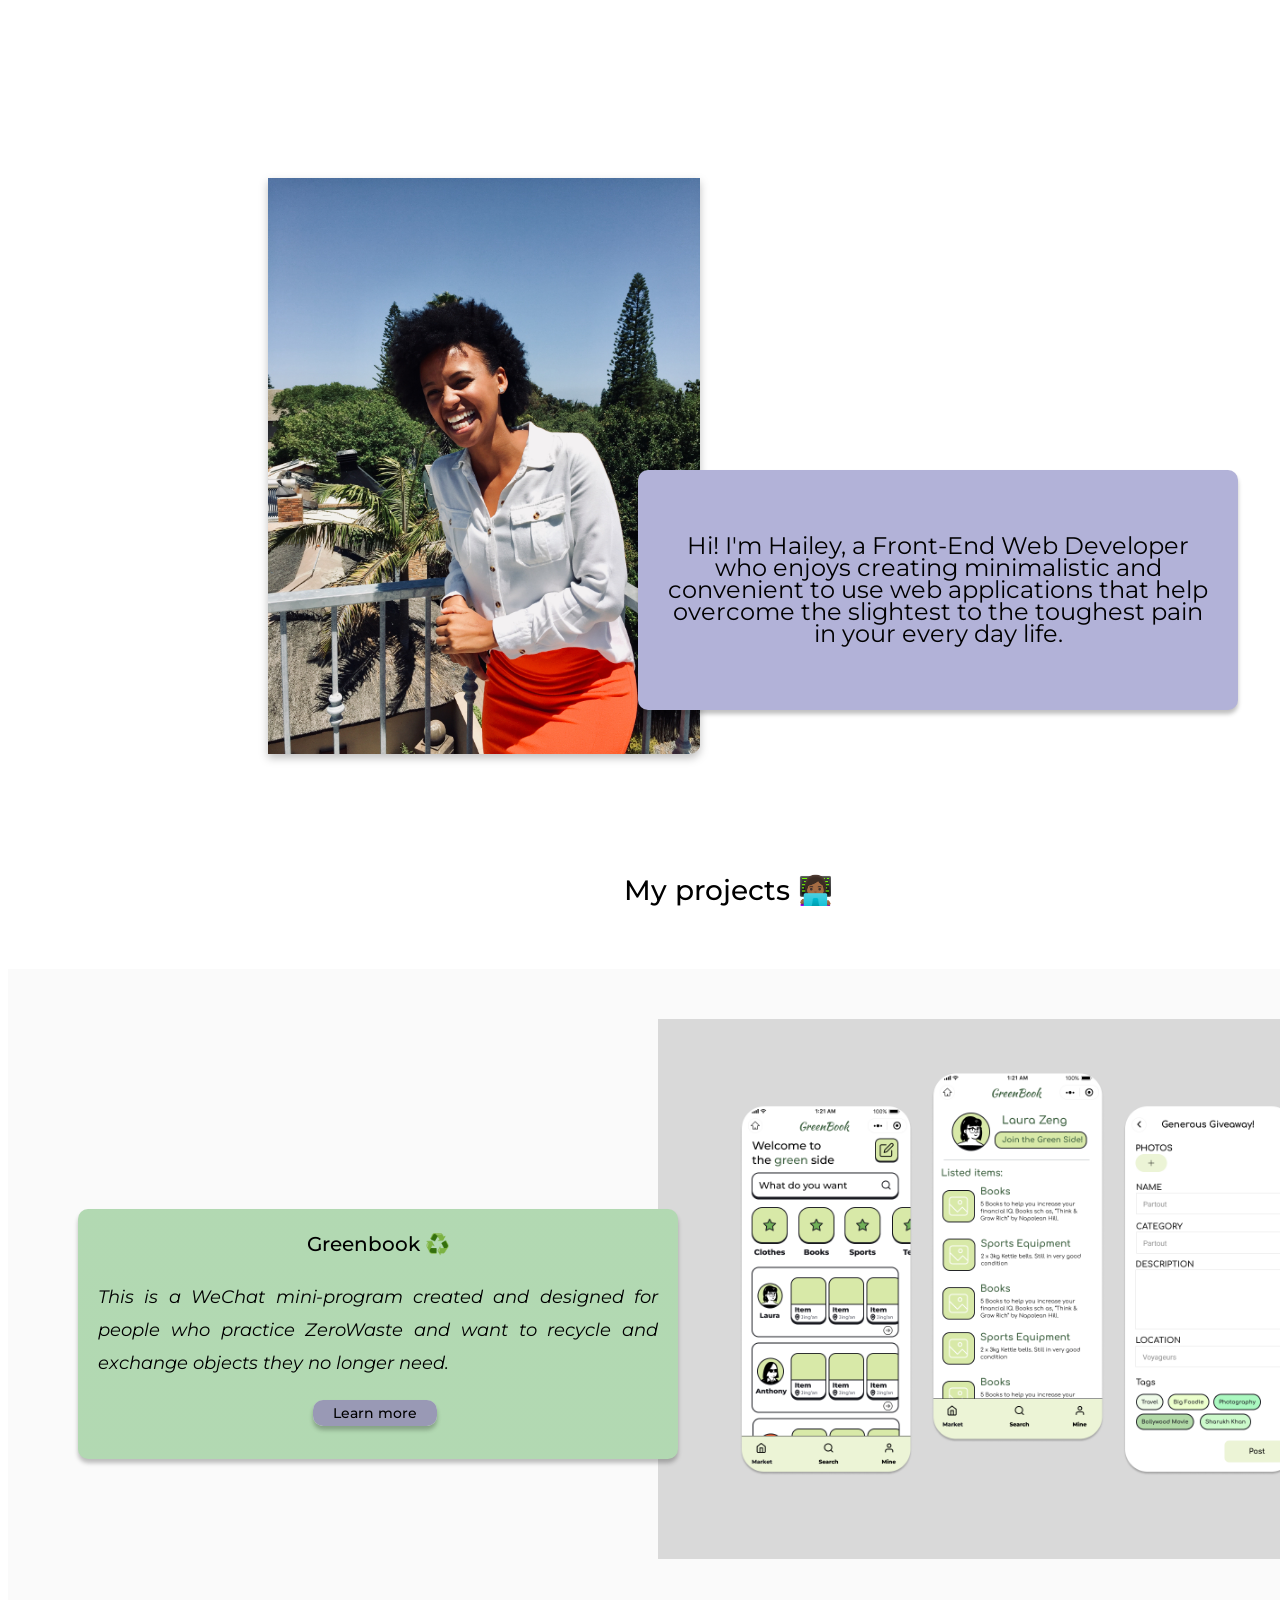
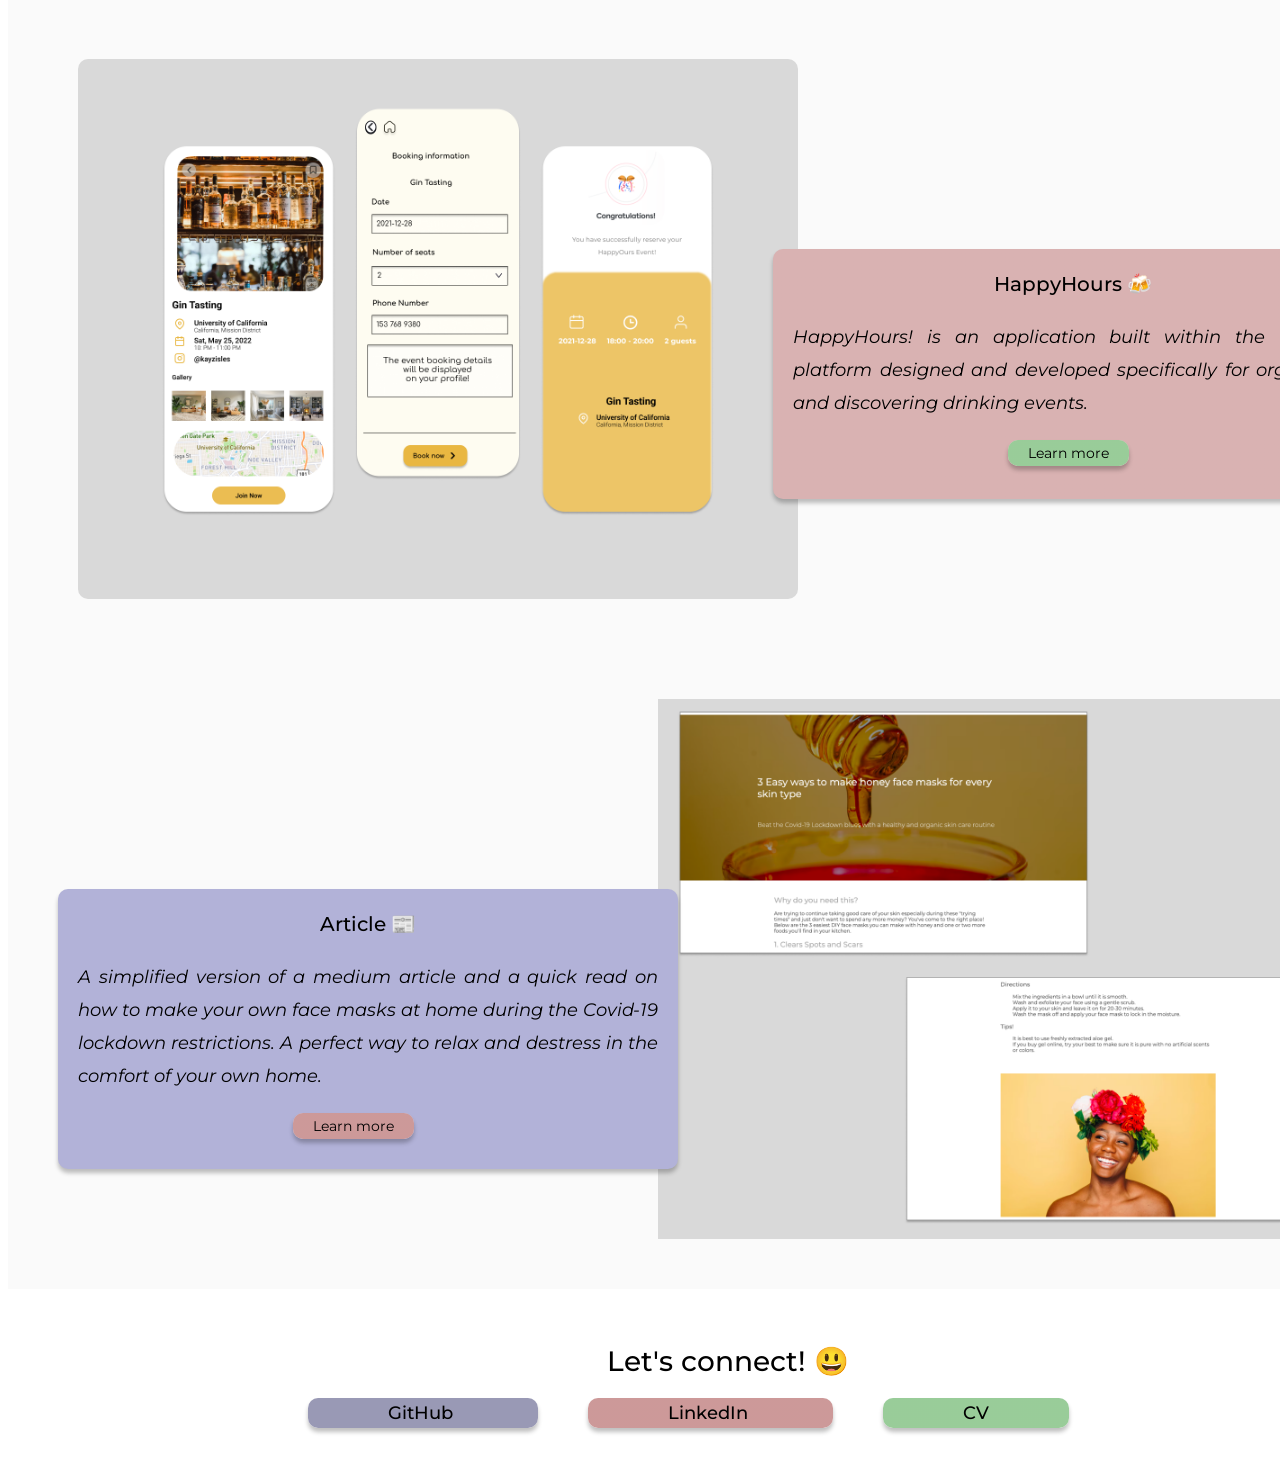
<file: index.html>
<html>

<head>
  <title> 👩🏾‍💻 Hailey Reent  </title>
  <meta charset="utf-8">
  <link rel="stylesheet" href="images/style.css">
  <meta name="viewport" content="width=device-width, initial-scale=1.0">
</head>


<body>
  <div class="banner"
    style="background-image:
url(https://images.unsplash.com/photo-1477554193778-9562c28588c0?ixlib=rb-1.2.1&ixid=MnwxMjA3fDB8MHxwaG90by1wYWdlfHx8fGVufDB8fHx8&auto=format&fit=crop&w=1170&q=80);">

    <div class="profile">
      <img src="images/profile.jpeg" alt="profile picture">
    </div>

    <div class="introduction">
      <h1>
        Hi! I'm Hailey, a Front-End Web Developer who enjoys creating minimalistic and convenient
        to use web applications that help overcome the slightest to the toughest pain in your
        every day life.
      </h1>
    </div>
  </div>

  <div class="info">
    <h2> My projects 👩🏾‍💻 </h2>
  </div>

  <div class="project">
    <div class="web-app-scr-gr">
      <img src="images/Greenbook.png" alt="greenbook wechat mini-program">
    </div>

    <div class="description-gr">
      <h2>  Greenbook ♻️ </h2>
      <p>
        This is a WeChat mini-program created and designed for people who practice ZeroWaste and want to
        recycle and exchange objects they no longer need.
      </p>
      <a href="https://github.com/xxlaura/GreenBook_FrontEnd" target="_blank">
        Learn more
      </a>
    </div>
  </div>

  <div class="project">
    <div class="web-app-scr-hrs">
      <img src="images/happyhours.png" alt="happyhours wechat mini-program">
    </div>

    <div class="description-hrs">
      <h2>  HappyHours 🍻 </h2>
      <p>
        HappyHours! is an application built within the WeChat platform designed and developed specifically
        for organizing and discovering drinking events.
      </p>
      <a href="https://github.com/Huiting-coding/HappyOurs_Frontend" target="_blank">
        Learn more
      </a>
    </div>
  </div>

  <div class="project">
    <div class="web-app-scr-art">
      <img src="images/article.png" alt="simplistic medium article">
    </div>

    <div class="description-art">
      <h2>  Article 📰 </h2>
      <p>
        A simplified version of a medium article and a quick read on how to make your own face masks at home during
        the Covid-19 lockdown restrictions. A perfect way to relax and destress in the comfort of your own home.
      </p>
      <a href="https://hailey-04.github.io/medium-article/" target="_blank">
        Learn more
      </a>
    </div>
  </div>

  <div class="info">
    <div>
      <h2> Let's connect! 😃 </h2>
      <a href="https://github.com/Hailey-04" target="_blank" class="purple"> GitHub </a>
      <a href="https://www.linkedin.com/in/haileyreent/" target="_blank" class="pink"> LinkedIn </a>
      <a href="docs/HaileyCV.pdf" target="_blank" class="green"> CV </a>
    </div>
  </div>

</body>

</html>
</file>
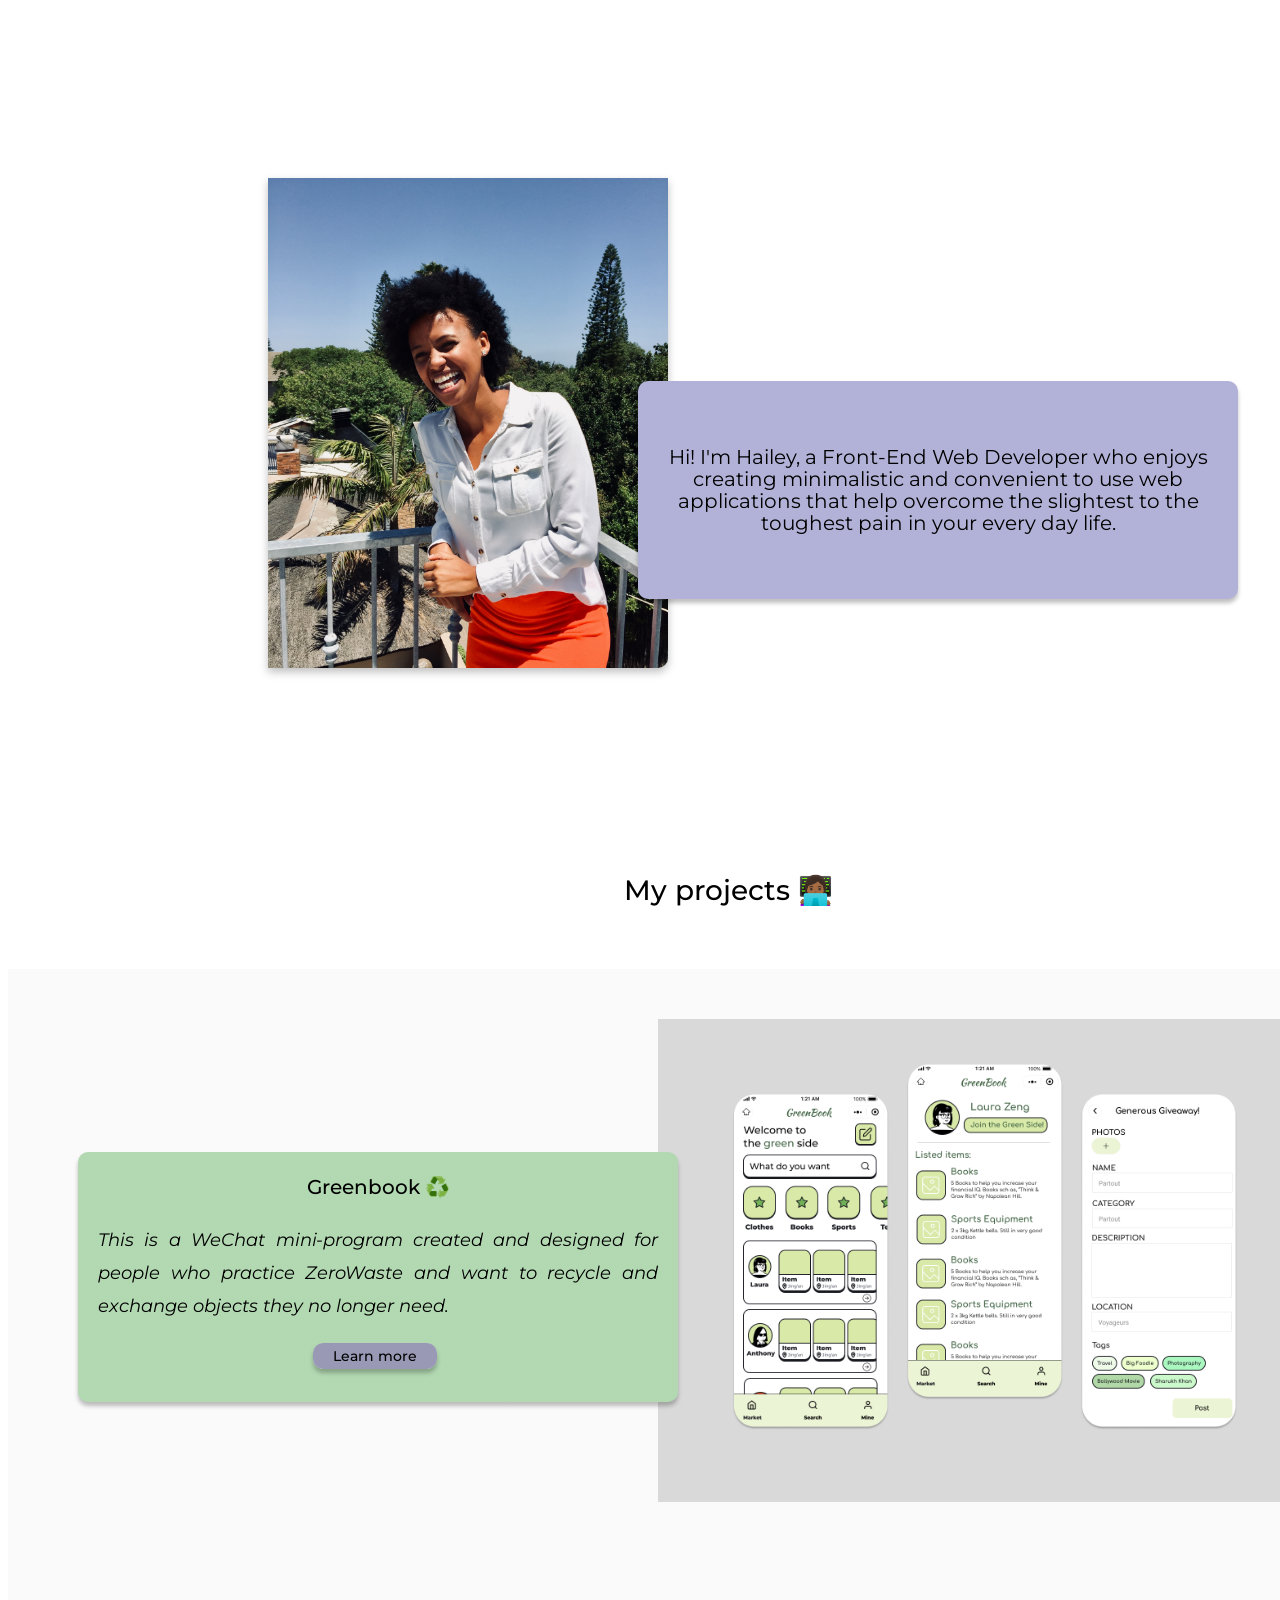
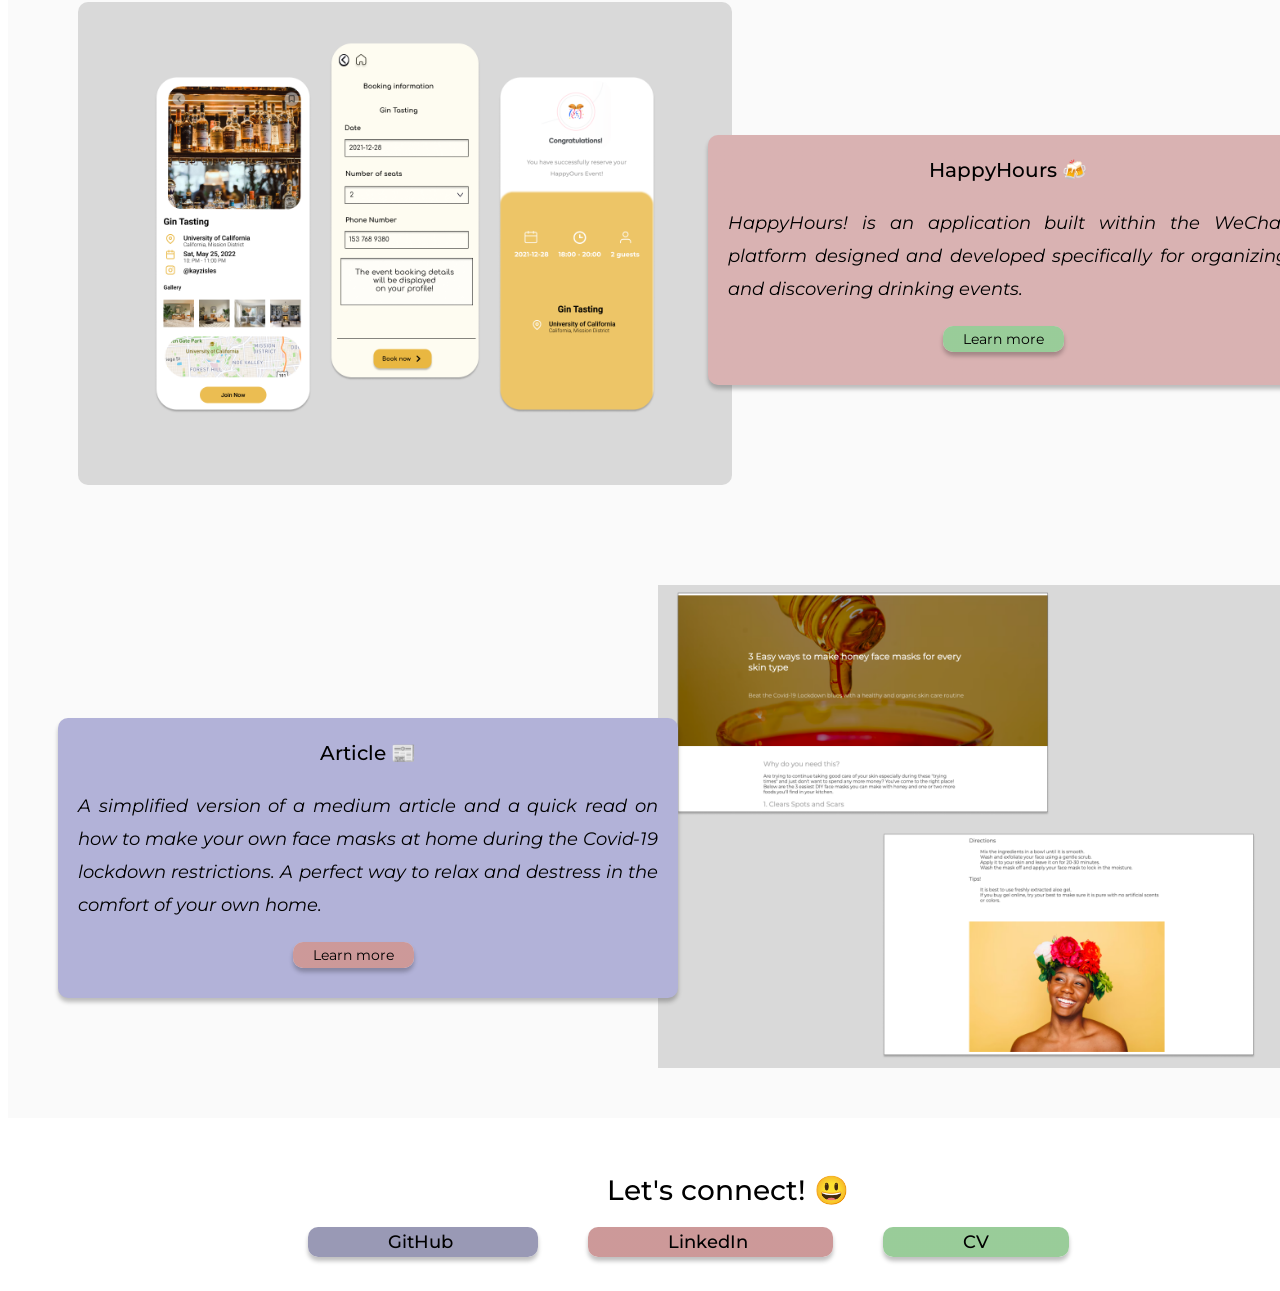
<file: My-portfolio/index.html>
<html>

<head>
  <title> Hailey Reent 👩🏾‍💻 </title>
  <meta charset="utf-8">
  <link rel="stylesheet" href="style.css">
  <meta name="viewport" content="width=device-width, initial-scale=1.0">
</head>

</body>

</html>

<body>
  <div class="banner"
    style="background-image:
url(https://images.unsplash.com/photo-1477554193778-9562c28588c0?ixlib=rb-1.2.1&ixid=MnwxMjA3fDB8MHxwaG90by1wYWdlfHx8fGVufDB8fHx8&auto=format&fit=crop&w=1170&q=80);">

    <div class="profile">
      <img src="images/profile.jpeg" alt="profile picture">
    </div>

    <div class="introduction">
      <h1>
        Hi! I'm Hailey, a Front-End Web Developer who enjoys creating minimalistic and convenient
        to use web applications that help overcome the slightest to the toughest pain in your
        every day life.
      </h1>
    </div>
  </div>

  <div class="info">
    <h2> My projects 👩🏾‍💻 </h2>
  </div>

  <div class="project">
    <div class="web-app-scr-gr">
      <img src="images/Greenbook.png" alt="greenbook wechat mini-program">
    </div>

    <div class="description-gr">
      <h2> Greenbook ♻️ </h2>
      <p>
        This is a WeChat mini-program created and designed for people who practice ZeroWaste and want to
        recycle and exchange objects they no longer need.
      </p>
      <a href="https://github.com/xxlaura/GreenBook_FrontEnd" target="_blank">
        Learn more
      </a>
    </div>
  </div>

  <div class="project">
    <div class="web-app-scr-hrs">
      <img src="images/happyhours.png" alt="happyhours wechat mini-program">
    </div>

    <div class="description-hrs">
      <h2> HappyHours 🍻 </h2>
      <p>
        HappyHours! is an application built within the WeChat platform designed and developed specifically
        for organizing and discovering drinking events.
      </p>
      <a href="https://github.com/Huiting-coding/HappyOurs_Frontend" target="_blank">
        Learn more
      </a>
    </div>
  </div>

  <div class="project">
    <div class="web-app-scr-art">
      <img src="images/article.png" alt="simplistic medium article">
    </div>

    <div class="description-art">
      <h2> Article 📰 </h2>
      <p>
        A simplified version of a medium article and a quick read on how to make your own face masks at home during
        the Covid-19 lockdown restrictions. A perfect way to relax and destress in the comfort of your own home.
      </p>
      <a href="https://hailey-04.github.io/medium-article/" target="_blank">
        Learn more
      </a>
    </div>
  </div>

  <div class="info">
    <div>
      <h2> Let's connect! 😃 </h2>
      <a href="https://github.com/Hailey-04" target="_blank" class="purple"> GitHub </a>
      <a href="https://www.linkedin.com/in/haileyreent/" target="_blank" class="pink"> LinkedIn </a>
      <a href="docs/HaileyCV.pdf" target="_blank" class="green"> CV </a>
    </div>
  </div>

</body>

</html>
</file>
<file: images/style.css>
@import url('https://fonts.googleapis.com/css2?family=Montserrat:ital,wght@0,400;1,100&display=swap');

.banner {
  padding: 50px 0;
  background-size: cover;
  background-position: center;
  width: 1440px;
  height: 710px;
}


.profile img {
  width: 30%;
  /* height: 80%; */
  object-fit: cover;
  filter: drop-shadow(0px 4px 4px rgba(0, 0, 0, 0.25));
  padding-left: 260px;
  padding-top: 120px;
  border-radius: 10px;
}


.banner .introduction {
  padding-left: 630px;
  width: 600px;
  height: 200px;
  margin-top: -300px;
  position: absolute;
  border-radius: 10px;
}

.introduction h1 {
  font-family: 'Montserrat';
  font-style: normal;
  font-weight: 400;
  font-size: 20px;
  line-height: 22px;
  text-align: center;
  color: #000000;
  padding: 65px 30px;
  background: linear-gradient(0deg, rgba(0, 0, 126, 0.3), rgba(0, 0, 126, 0.3)), #FFFFFF;
  box-shadow: 0px 4px 4px rgba(0, 0, 0, 0.25);
  border-radius: 10px;
}

.info {
  padding: 18px 0;
  background-color: white;
  margin: 20px auto;
  width: 1440px;
}

.info h2 {
  font-family: 'Montserrat';
  font-style: normal;
  font-weight: 500;
  font-size: 28px;
  line-height: 22px;
  color: #000000;
  padding: 0;
  text-align: center;
  display: justify contents;
  margin-bottom: 30px;

}

.info a {
  box-shadow: 0px 4px 4px rgba(0, 0, 0, 0.25);
  border-radius: 10px;
  text-decoration-line: none;
  font-family: 'Montserrat';
  font-style: normal;
  font-weight: 500;
  font-size: 18px;
  text-align: center;
  color: #000000;
  padding: 4px 80px;
  margin-left: 300px;
}

.info .green {
  background: linear-gradient(0deg, rgba(0, 128, 0, 0.4), rgba(0, 128, 0, 0.4)), #FFFFFF;
  margin-left: 50px;
}

.info .green:hover {
  background-color: rgba(0, 128, 0, 0.5);
}

.info .pink {
  background: linear-gradient(0deg, rgba(129, 0, 0, 0.4), rgba(129, 0, 0, 0.4)), #FFFFFF;
  margin-left: 50px;
}

.info .pink:hover {
  background-color: rgba(129, 0, 0, 0.5);
}

.info .purple {
  background: linear-gradient(0deg, rgba(0, 0, 70, 0.4), rgba(0, 0, 70, 0.4)), #FFFFFF;
}

.info .purple:hover {
  background-color: rgba(0, 0, 70, 0.5);
}

.project {
  padding: 50px 0;
  background-color: #FAFAFA;
  margin: 0 auto;
  width: 1440px;
}


.project .web-app-scr-gr img {
  padding-left: 650px;
  object-fit: cover;
  width: 50%;
  /* height: 65%; */
  border-radius: 10px;
}

.project .web-app-scr-hrs img {
  object-fit: cover;
  width: 50%;
  /* height: 65%; */
  margin-left: 70px;
  border-radius: 10px;
}

.project .web-app-scr-art img {
  object-fit: cover;
  width: 50%;
  /* height: 65%; */
  padding-left: 650px;
  border-radius: 10px;
}

.project .description-gr {
  width: 600px;
  height: 250px;
  background: linear-gradient(0deg, rgba(0, 128, 0, 0.3), rgba(0, 128, 0, 0.3)), #FFFFFF;
  box-shadow: 0px 4px 4px rgba(0, 0, 0, 0.25);
  margin-top: -350px;
  margin-left: 70px;
  position: absolute;
  border-radius: 10px;
}

.project .description-hrs {
  width: 600px;
  height: 250px;
  box-shadow: 0px 4px 4px rgba(0, 0, 0, 0.25);
  background: linear-gradient(0deg, rgba(129, 0, 0, 0.3), rgba(129, 0, 0, 0.3)), #FFFFFF;
  margin-left: 765px;
  margin-top: -350px;
  position: absolute;
  border-radius: 10px;
}

.project .description-art {
  width: 620px;
  height: 280px;
  box-shadow: 0px 4px 4px rgba(0, 0, 0, 0.25);
  background: linear-gradient(0deg, rgba(0, 0, 126, 0.3), rgba(0, 0, 126, 0.3)), #FFFFFF;
  margin-left: 50px;
  margin-top: -350px;
  position: absolute;
  border-radius: 10px;
}

.project h2 {
  font-family: 'Montserrat';
  font-style: normal;
  font-weight: 500;
  font-size: 20px;
  line-height: 37px;
  text-align: center;
  color: #000000;
}

.project p {
  font-family: 'Montserrat';
  font-style: italic;
  font-weight: 400;
  font-size: 18px;
  line-height: 33px;
  color: #000000;
  padding: 0px 20px;
  text-align: justify;
}

.project .description-gr a {
  background: linear-gradient(0deg, rgba(0, 0, 70, 0.4), rgba(0, 0, 70, 0.4)), #FFFFFF;
  box-shadow: 0px 4px 4px rgba(0, 0, 0, 0.25);
  border-radius: 10px;
  font-family: 'Montserrat';
  font-style: normal;
  font-weight: 500;
  font-size: 14px;
  line-height: 30px;
  text-align: center;
  color: #000000;
  text-decoration-line: none;
  padding: 4px 20px;
  margin-left: 235px;
}

.project .description-hrs a {
  background: linear-gradient(0deg, rgba(0, 128, 0, 0.4), rgba(0, 128, 0, 0.4)), #FFFFFF;
  box-shadow: 0px 4px 4px rgba(0, 0, 0, 0.25);
  border-radius: 10px;
  font-family: 'Montserrat';
  font-style: normal;
  font-weight: 400;
  font-size: 14px;
  line-height: 30px;
  text-align: center;
  color: #000000;
  text-decoration-line: none;
  padding: 4px 20px;
  margin-left: 235px;
}

.project .description-art a {
  background: linear-gradient(0deg, rgba(129, 0, 0, 0.4), rgba(129, 0, 0, 0.4)), #FFFFFF;
  box-shadow: 0px 4px 4px rgba(0, 0, 0, 0.25);
  border-radius: 10px;
  font-family: 'Montserrat';
  font-style: normal;
  font-weight: 400;
  font-size: 14px;
  line-height: 30px;
  text-align: center;
  color: #000000;
  text-decoration-line: none;
  padding: 4px 20px;
  margin-left: 235px;
}

.project .description-art a:hover {
  background-color: rgba(129, 0, 0, 0.5);
}

.project .description-gr a:hover {
  background-color: rgba(0, 0, 70, 0.5);
}

.project .description-hrs a:hover {
  background-color: rgba(0, 128, 0, 0.5);
}

@media (max-width: 767.98px){
  .introduction h1{
    font-size: 12px;
  }
}

@media (min-width: 768px) and (max-width: 1199.98px) {
  .introduction h1{
    font-size: 18px;
  }
}

@media (min-width: 1200px){
  .introduction h1{
    font-size: 24px;
  }
}
</file>
<file: My-portfolio/style.css>
@import url('https://fonts.googleapis.com/css2?family=Montserrat:ital,wght@0,400;1,100&display=swap');

.banner {
  padding: 50px 0;
  background-size: cover;
  background-position: center;
  width: 1440px;
  height: 710px;
}


.profile img {
  width: 400px;
  height: 490px;
  object-fit: cover;
  filter: drop-shadow(0px 4px 4px rgba(0, 0, 0, 0.25));
  padding-left: 260px;
  padding-top: 120px;
  border-radius: 10px;
}


.banner .introduction {
  padding-left: 630px;
  width: 600px;
  height: 200px;
  margin-top: -300px;
  position: absolute;
  border-radius: 10px;
}

.introduction h1 {
  font-family: 'Montserrat';
  font-style: normal;
  font-weight: 400;
  font-size: 20px;
  line-height: 22px;
  text-align: center;
  color: #000000;
  padding: 65px 30px;
  background: linear-gradient(0deg, rgba(0, 0, 126, 0.3), rgba(0, 0, 126, 0.3)), #FFFFFF;
  box-shadow: 0px 4px 4px rgba(0, 0, 0, 0.25);
  border-radius: 10px;
}

.info {
  padding: 18px 0;
  background-color: white;
  margin: 20px auto;
  width: 1440px;
}

.info h2 {
  font-family: 'Montserrat';
  font-style: normal;
  font-weight: 500;
  font-size: 28px;
  line-height: 22px;
  color: #000000;
  padding: 0;
  text-align: center;
  display: justify contents;
  margin-bottom: 30px;

}

.info a {
  box-shadow: 0px 4px 4px rgba(0, 0, 0, 0.25);
  border-radius: 10px;
  text-decoration-line: none;
  font-family: 'Montserrat';
  font-style: normal;
  font-weight: 500;
  font-size: 18px;
  text-align: center;
  color: #000000;
  padding: 4px 80px;
  margin-left: 300px;
}

.info .green {
  background: linear-gradient(0deg, rgba(0, 128, 0, 0.4), rgba(0, 128, 0, 0.4)), #FFFFFF;
  margin-left: 50px;
}

.info .green:hover {
  background-color: rgba(0, 128, 0, 0.5);
}

.info .pink {
  background: linear-gradient(0deg, rgba(129, 0, 0, 0.4), rgba(129, 0, 0, 0.4)), #FFFFFF;
  margin-left: 50px;
}

.info .pink:hover {
  background-color: rgba(129, 0, 0, 0.5);
}

.info .purple {
  background: linear-gradient(0deg, rgba(0, 0, 70, 0.4), rgba(0, 0, 70, 0.4)), #FFFFFF;
}

.info .purple:hover {
  background-color: rgba(0, 0, 70, 0.5);
}

.project {
  padding: 50px 0;
  background-color: #FAFAFA;
  margin: 0 auto;
  width: 1440px;
}


.project .web-app-scr-gr img {
  padding-left: 650px;
  object-fit: cover;
  width: 654px;
  height: 483px;
  border-radius: 10px;
}

.project .web-app-scr-hrs img {
  object-fit: cover;
  width: 654px;
  height: 483px;
  margin-left: 70px;
  border-radius: 10px;
}

.project .web-app-scr-art img {
  object-fit: cover;
  width: 654px;
  height: 483px;
  padding-left: 650px;
  border-radius: 10px;
}

.project .description-gr {
  width: 600px;
  height: 250px;
  background: linear-gradient(0deg, rgba(0, 128, 0, 0.3), rgba(0, 128, 0, 0.3)), #FFFFFF;
  box-shadow: 0px 4px 4px rgba(0, 0, 0, 0.25);
  margin-top: -350px;
  margin-left: 70px;
  position: absolute;
  border-radius: 10px;
}

.project .description-hrs {
  width: 600px;
  height: 250px;
  box-shadow: 0px 4px 4px rgba(0, 0, 0, 0.25);
  background: linear-gradient(0deg, rgba(129, 0, 0, 0.3), rgba(129, 0, 0, 0.3)), #FFFFFF;
  margin-left: 700px;
  margin-top: -350px;
  position: absolute;
  border-radius: 10px;
}

.project .description-art {
  width: 620px;
  height: 280px;
  box-shadow: 0px 4px 4px rgba(0, 0, 0, 0.25);
  background: linear-gradient(0deg, rgba(0, 0, 126, 0.3), rgba(0, 0, 126, 0.3)), #FFFFFF;
  margin-left: 50px;
  margin-top: -350px;
  position: absolute;
  border-radius: 10px;
}

.project h2 {
  font-family: 'Montserrat';
  font-style: normal;
  font-weight: 500;
  font-size: 20px;
  line-height: 37px;
  text-align: center;
  color: #000000;
}

.project p {
  font-family: 'Montserrat';
  font-style: italic;
  font-weight: 400;
  font-size: 18px;
  line-height: 33px;
  color: #000000;
  padding: 0px 20px;
  text-align: justify;
}

.project .description-gr a {
  background: linear-gradient(0deg, rgba(0, 0, 70, 0.4), rgba(0, 0, 70, 0.4)), #FFFFFF;
  box-shadow: 0px 4px 4px rgba(0, 0, 0, 0.25);
  border-radius: 10px;
  font-family: 'Montserrat';
  font-style: normal;
  font-weight: 500;
  font-size: 14px;
  line-height: 30px;
  text-align: center;
  color: #000000;
  text-decoration-line: none;
  padding: 4px 20px;
  margin-left: 235px;
}

.project .description-hrs a {
  background: linear-gradient(0deg, rgba(0, 128, 0, 0.4), rgba(0, 128, 0, 0.4)), #FFFFFF;
  box-shadow: 0px 4px 4px rgba(0, 0, 0, 0.25);
  border-radius: 10px;
  font-family: 'Montserrat';
  font-style: normal;
  font-weight: 400;
  font-size: 14px;
  line-height: 30px;
  text-align: center;
  color: #000000;
  text-decoration-line: none;
  padding: 4px 20px;
  margin-left: 235px;
}

.project .description-art a {
  background: linear-gradient(0deg, rgba(129, 0, 0, 0.4), rgba(129, 0, 0, 0.4)), #FFFFFF;
  box-shadow: 0px 4px 4px rgba(0, 0, 0, 0.25);
  border-radius: 10px;
  font-family: 'Montserrat';
  font-style: normal;
  font-weight: 400;
  font-size: 14px;
  line-height: 30px;
  text-align: center;
  color: #000000;
  text-decoration-line: none;
  padding: 4px 20px;
  margin-left: 235px;
}

.project .description-art a:hover {
  background-color: rgba(129, 0, 0, 0.5);
}

.project .description-gr a:hover {
  background-color: rgba(0, 0, 70, 0.5);
}

.project .description-hrs a:hover {
  background-color: rgba(0, 128, 0, 0.5);
}
</file>
